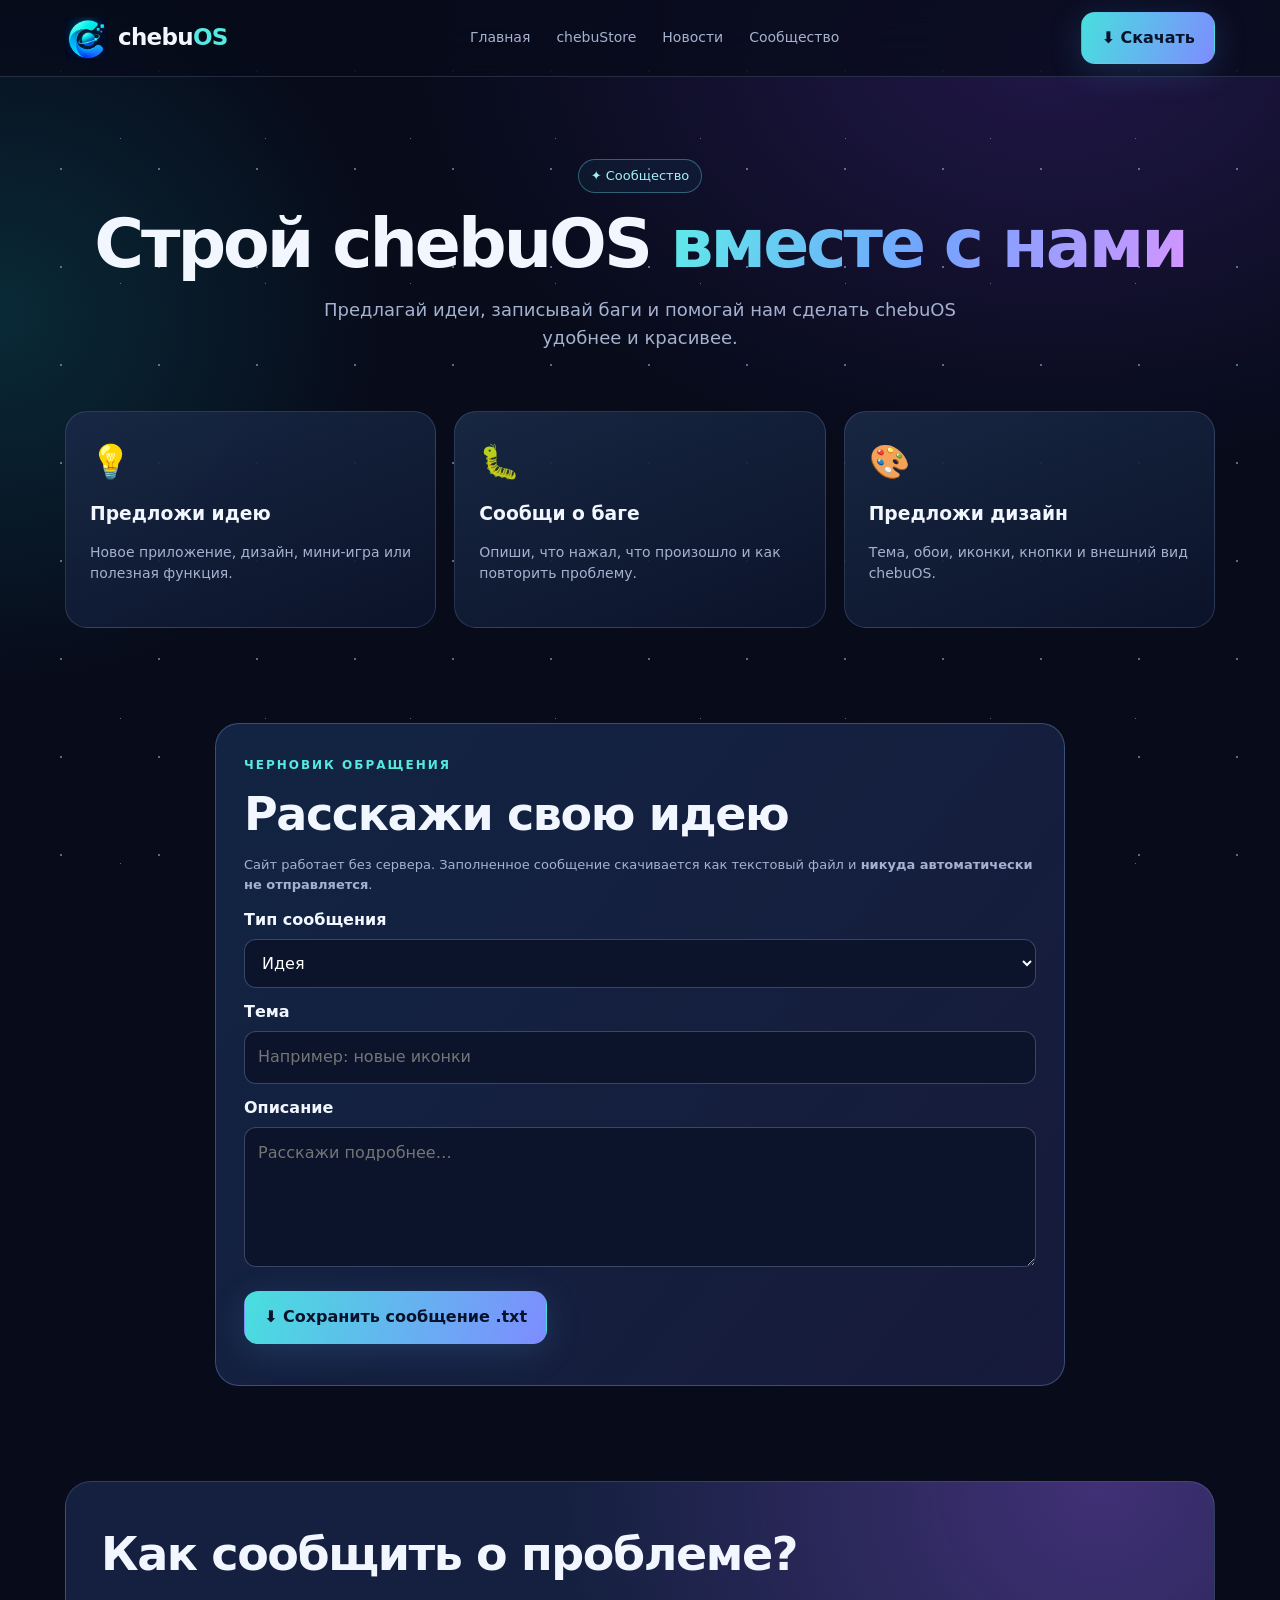
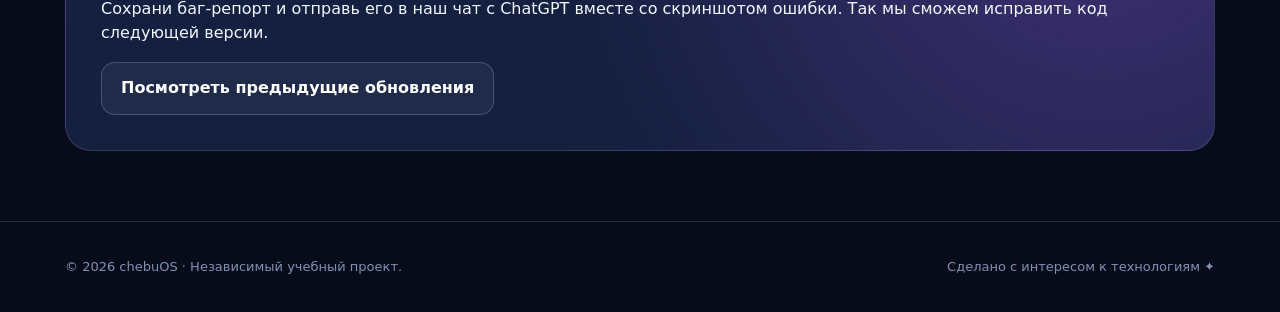
<file: community.html>
<!doctype html><html lang="ru"><head><meta charset="UTF-8"><meta name="viewport" content="width=device-width, initial-scale=1"><meta name="theme-color" content="#080e22"><meta name="description" content="Идеи, баг-репорты и дизайн для проекта chebuOS."><title>Сообщество · chebuOS</title><link rel="icon" href="assets/chebu-logo.png" type="image/png"><link rel="stylesheet" href="assets/style.css"><script src="assets/site.js" defer></script></head><body><div class="backdrop"></div><div class="stars"></div><div class="navwrap"><nav class="container" aria-label="Основное меню"><a class="brand" href="index.html"><img src="assets/chebu-logo.png" alt="Логотип chebuOS"><span>chebu<b>OS</b></span></a><div class="links" id="nav-links"><a href="index.html">Главная</a><a href="store.html">chebuStore</a><a href="news.html">Новости</a><a href="community.html">Сообщество</a></div><a href="index.html#download" class="nav-dl">⬇ Скачать</a><button class="menu-btn" id="menu-button" aria-expanded="false" aria-label="Открыть меню">☰</button></nav></div><main><header class="container page-head"><span class="eyebrow">✦ Сообщество</span><h1>Строй chebuOS <span class="gradient">вместе с нами</span></h1><p>Предлагай идеи, записывай баги и помогай нам сделать chebuOS удобнее и красивее.</p></header><section class="container" style="padding-top:25px"><div class="community-grid"><article class="community-card reveal"><span class="symbol">💡</span><h3>Предложи идею</h3><p>Новое приложение, дизайн, мини-игра или полезная функция.</p></article><article class="community-card reveal"><span class="symbol">🐛</span><h3>Сообщи о баге</h3><p>Опиши, что нажал, что произошло и как повторить проблему.</p></article><article class="community-card reveal"><span class="symbol">🎨</span><h3>Предложи дизайн</h3><p>Тема, обои, иконки, кнопки и внешний вид chebuOS.</p></article></div></section><section class="container narrow" style="padding-top:25px"><div class="feedback reveal"><span class="section-tag">Черновик обращения</span><h2>Расскажи свою идею</h2><p class="form-note">Сайт работает без сервера. Заполненное сообщение скачивается как текстовый файл и <strong>никуда автоматически не отправляется</strong>.</p><form id="feedback-form"><label for="feedback-kind">Тип сообщения</label><select id="feedback-kind" required><option>Идея</option><option>Ошибка</option><option>Дизайн</option><option>Другое</option></select><label for="feedback-title">Тема</label><input id="feedback-title" maxlength="120" required placeholder="Например: новые иконки"><label for="feedback-text">Описание</label><textarea id="feedback-text" maxlength="5000" required placeholder="Расскажи подробнее…"></textarea><button type="submit" class="btn primary">⬇ Сохранить сообщение .txt</button><p id="feedback-status" class="form-note" role="status" aria-live="polite"></p></form></div></section><section class="container" style="padding-top:25px"><div class="news-banner reveal"><h2>Как сообщить о проблеме?</h2><p>Сохрани баг-репорт и отправь его в наш чат с ChatGPT вместе со скриншотом ошибки. Так мы сможем исправить код следующей версии.</p><a class="btn secondary" href="news.html">Посмотреть предыдущие обновления</a></div></section><script src="assets/community.js" defer></script></main><footer><div class="container footer-in"><span>© <span id="year">2026</span> chebuOS · Независимый учебный проект.</span><span>Сделано с интересом к технологиям ✦</span></div></footer></body></html>
</file>
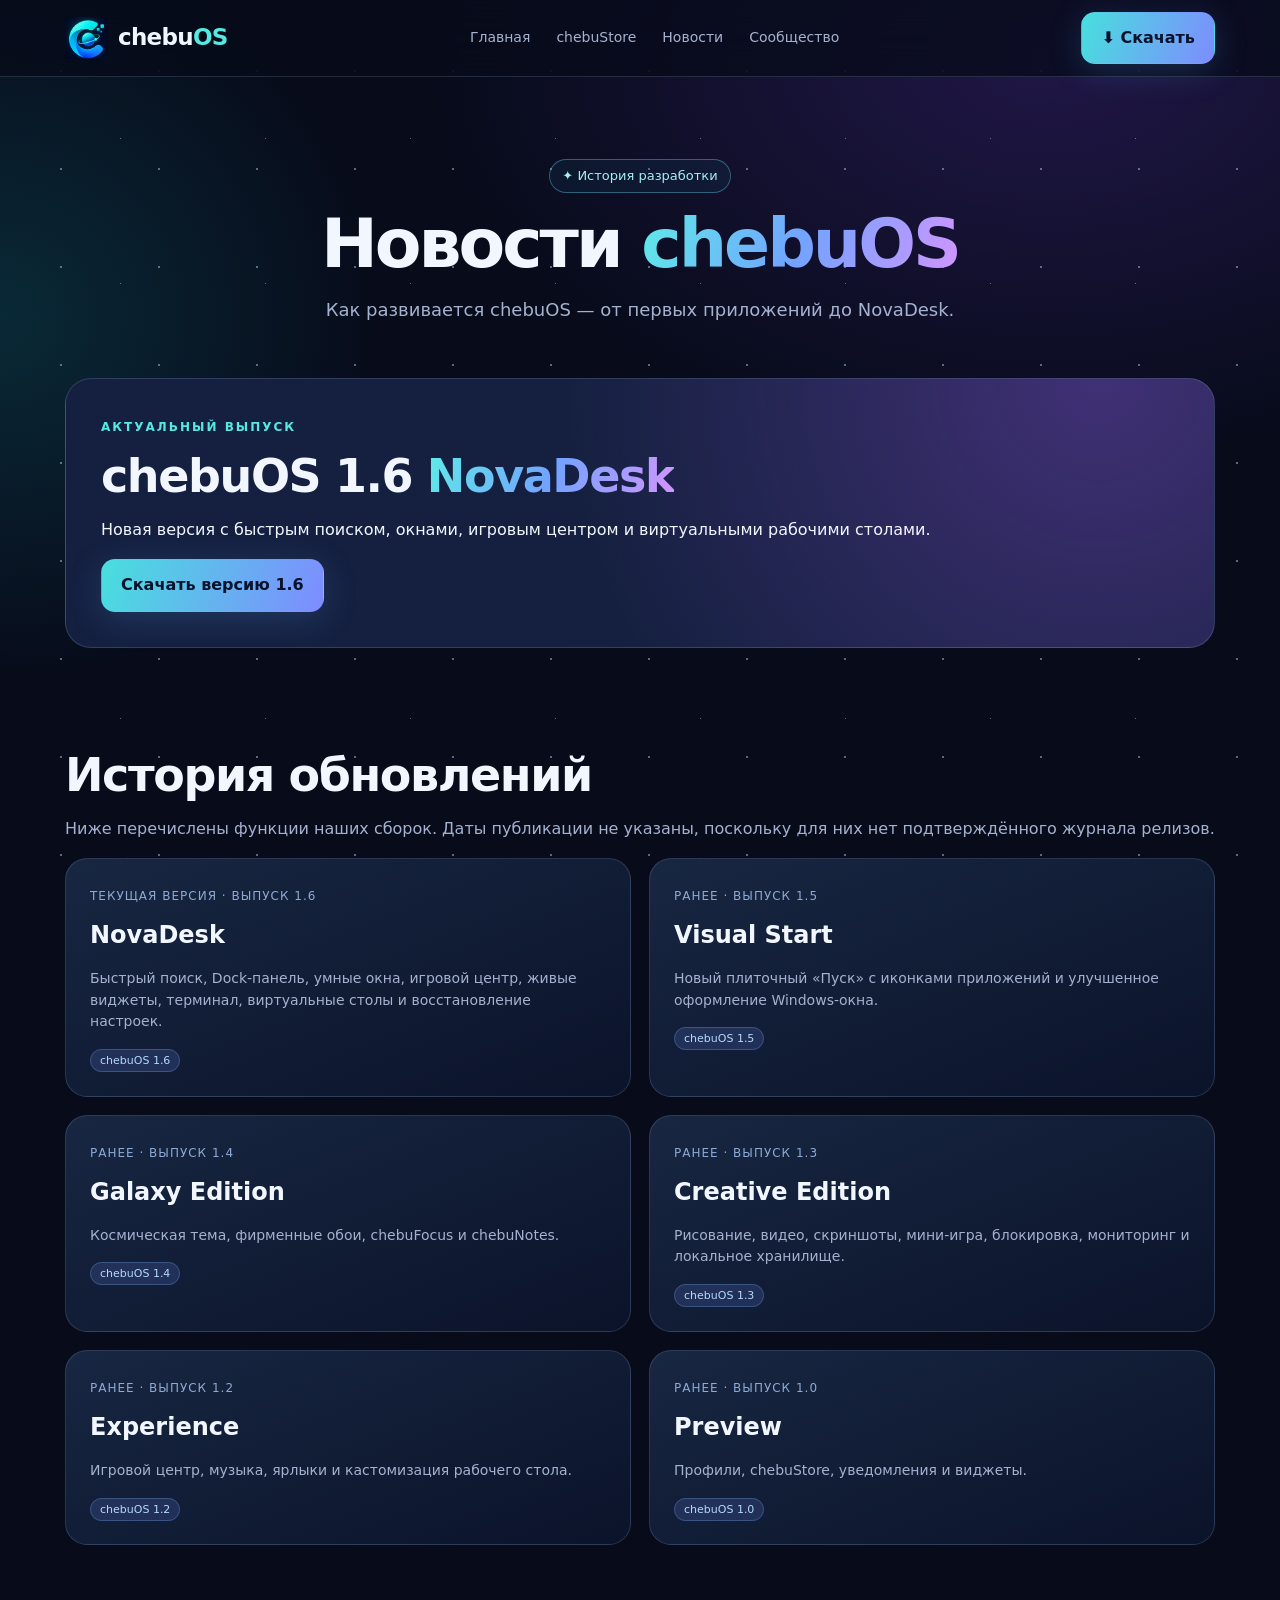
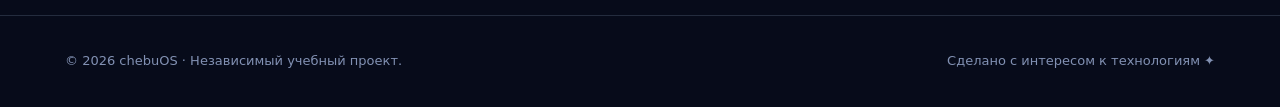
<file: news.html>
<!doctype html><html lang="ru"><head><meta charset="UTF-8"><meta name="viewport" content="width=device-width, initial-scale=1"><meta name="theme-color" content="#080e22"><meta name="description" content="История обновлений и новые возможности chebuOS."><title>Новости · chebuOS</title><link rel="icon" href="assets/chebu-logo.png" type="image/png"><link rel="stylesheet" href="assets/style.css"><script src="assets/site.js" defer></script></head><body><div class="backdrop"></div><div class="stars"></div><div class="navwrap"><nav class="container" aria-label="Основное меню"><a class="brand" href="index.html"><img src="assets/chebu-logo.png" alt="Логотип chebuOS"><span>chebu<b>OS</b></span></a><div class="links" id="nav-links"><a href="index.html">Главная</a><a href="store.html">chebuStore</a><a href="news.html">Новости</a><a href="community.html">Сообщество</a></div><a href="index.html#download" class="nav-dl">⬇ Скачать</a><button class="menu-btn" id="menu-button" aria-expanded="false" aria-label="Открыть меню">☰</button></nav></div><main><header class="container page-head"><span class="eyebrow">✦ История разработки</span><h1>Новости <span class="gradient">chebuOS</span></h1><p>Как развивается chebuOS — от первых приложений до NovaDesk.</p></header><section class="container" style="padding-top:20px"><div class="news-banner reveal"><span class="section-tag">Актуальный выпуск</span><h2>chebuOS 1.6 <span class="gradient">NovaDesk</span></h2><p>Новая версия с быстрым поиском, окнами, игровым центром и виртуальными рабочими столами.</p><a class="btn primary" href="index.html#download">Скачать версию 1.6</a></div></section><section class="container" style="padding-top:20px"><h2>История обновлений</h2><p style="color:var(--muted)">Ниже перечислены функции наших сборок. Даты публикации не указаны, поскольку для них нет подтверждённого журнала релизов.</p><div class="news-grid"><article class="news-card reveal"><span class="meta">Текущая версия · Выпуск 1.6</span><h3>NovaDesk</h3><p>Быстрый поиск, Dock-панель, умные окна, игровой центр, живые виджеты, терминал, виртуальные столы и восстановление настроек.</p><span class="tag">chebuOS 1.6</span></article><article class="news-card reveal"><span class="meta">Ранее · Выпуск 1.5</span><h3>Visual Start</h3><p>Новый плиточный «Пуск» с иконками приложений и улучшенное оформление Windows-окна.</p><span class="tag">chebuOS 1.5</span></article><article class="news-card reveal"><span class="meta">Ранее · Выпуск 1.4</span><h3>Galaxy Edition</h3><p>Космическая тема, фирменные обои, chebuFocus и chebuNotes.</p><span class="tag">chebuOS 1.4</span></article><article class="news-card reveal"><span class="meta">Ранее · Выпуск 1.3</span><h3>Creative Edition</h3><p>Рисование, видео, скриншоты, мини-игра, блокировка, мониторинг и локальное хранилище.</p><span class="tag">chebuOS 1.3</span></article><article class="news-card reveal"><span class="meta">Ранее · Выпуск 1.2</span><h3>Experience</h3><p>Игровой центр, музыка, ярлыки и кастомизация рабочего стола.</p><span class="tag">chebuOS 1.2</span></article><article class="news-card reveal"><span class="meta">Ранее · Выпуск 1.0</span><h3>Preview</h3><p>Профили, chebuStore, уведомления и виджеты.</p><span class="tag">chebuOS 1.0</span></article></div></section></main><footer><div class="container footer-in"><span>© <span id="year">2026</span> chebuOS · Независимый учебный проект.</span><span>Сделано с интересом к технологиям ✦</span></div></footer></body></html>
</file>
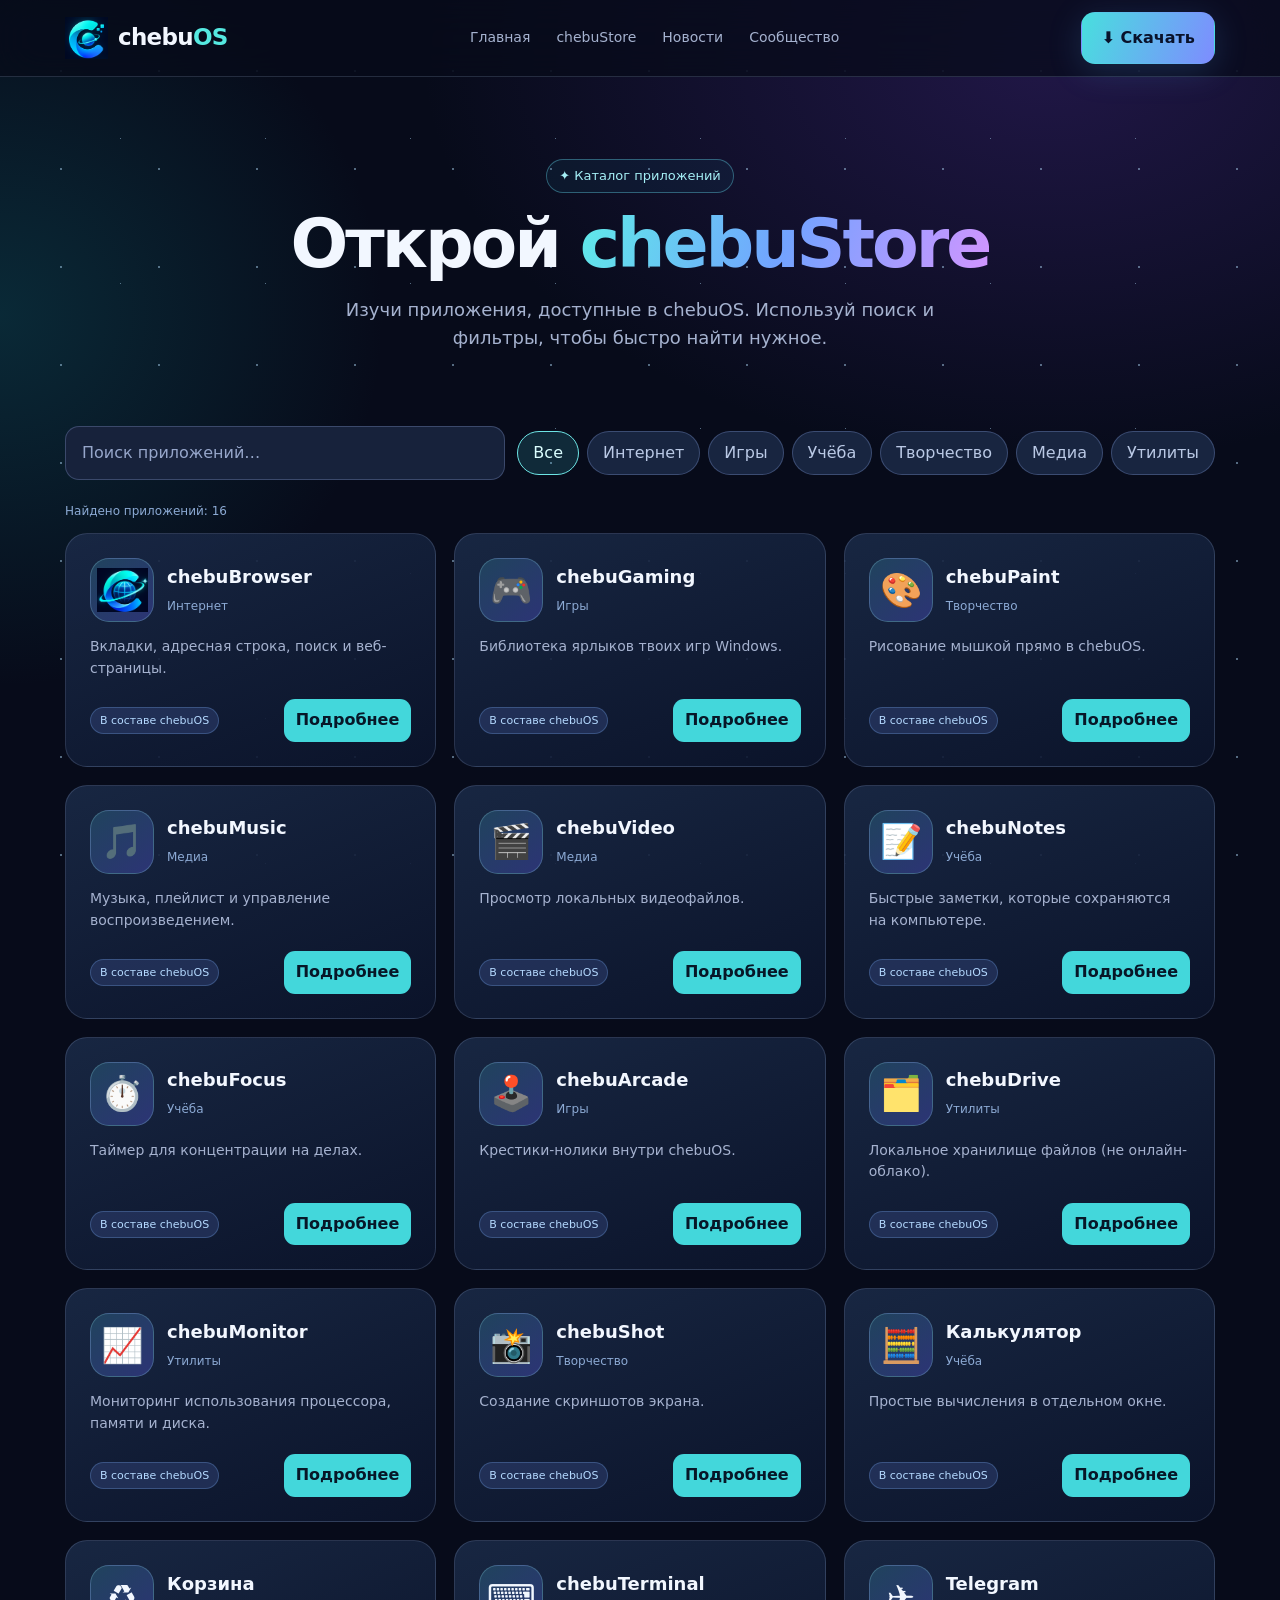
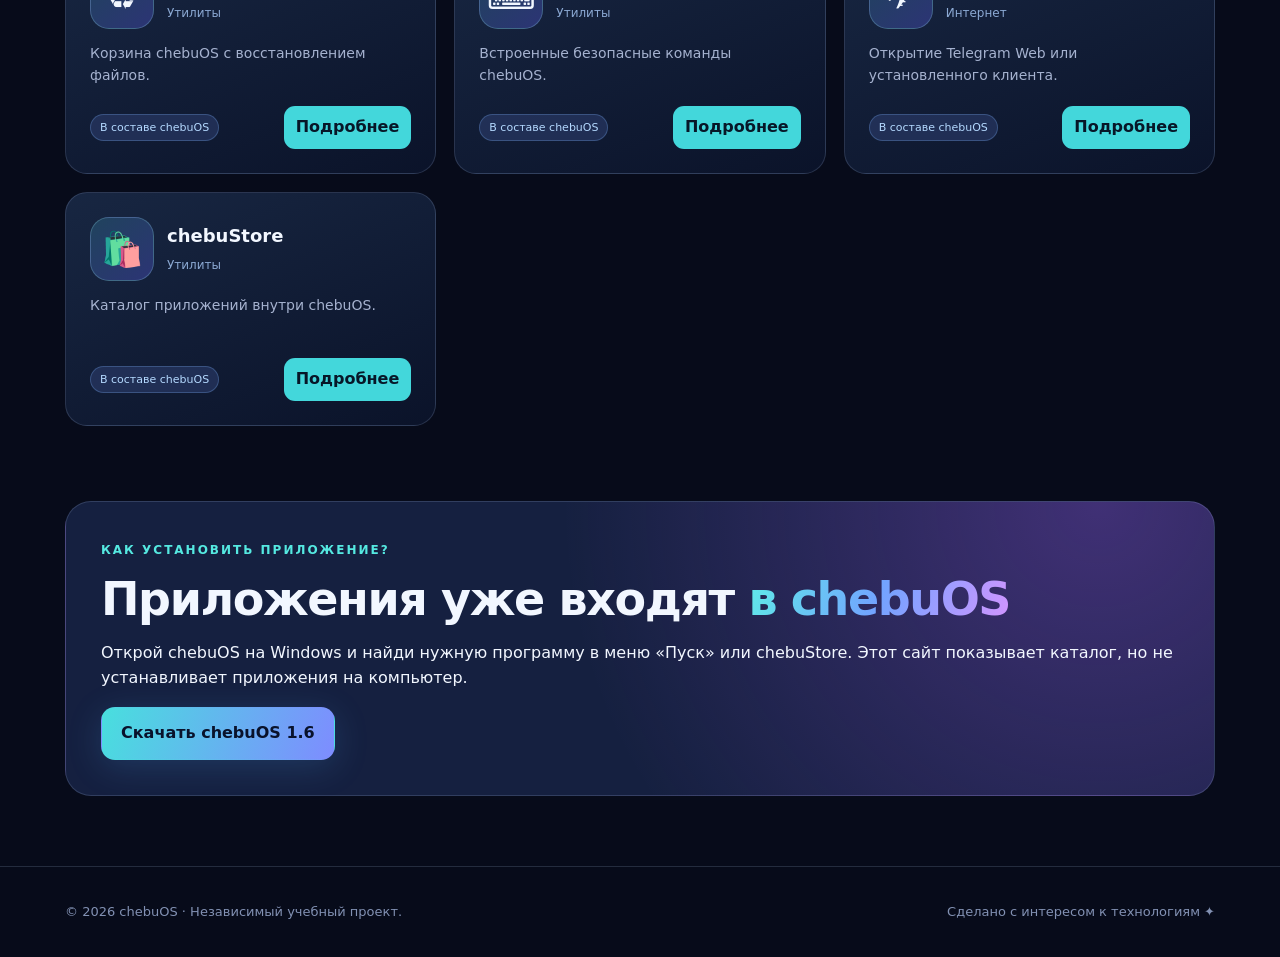
<file: store.html>
<!doctype html><html lang="ru"><head><meta charset="UTF-8"><meta name="viewport" content="width=device-width, initial-scale=1"><meta name="theme-color" content="#080e22"><meta name="description" content="Каталог приложений chebuOS: браузер, игры, творчество и утилиты."><title>chebuStore · chebuOS</title><link rel="icon" href="assets/chebu-logo.png" type="image/png"><link rel="stylesheet" href="assets/style.css"><script src="assets/site.js" defer></script></head><body><div class="backdrop"></div><div class="stars"></div><div class="navwrap"><nav class="container" aria-label="Основное меню"><a class="brand" href="index.html"><img src="assets/chebu-logo.png" alt="Логотип chebuOS"><span>chebu<b>OS</b></span></a><div class="links" id="nav-links"><a href="index.html">Главная</a><a href="store.html">chebuStore</a><a href="news.html">Новости</a><a href="community.html">Сообщество</a></div><a href="index.html#download" class="nav-dl">⬇ Скачать</a><button class="menu-btn" id="menu-button" aria-expanded="false" aria-label="Открыть меню">☰</button></nav></div><main><header class="container page-head"><span class="eyebrow">✦ Каталог приложений</span><h1>Открой <span class="gradient">chebuStore</span></h1><p>Изучи приложения, доступные в chebuOS. Используй поиск и фильтры, чтобы быстро найти нужное.</p></header><section class="container" style="padding-top:10px"><div class="toolbar"><input class="search-box" type="search" id="app-search" placeholder="Поиск приложений…" aria-label="Поиск приложений"><div class="filters" id="filters" role="group" aria-label="Категории приложений"><button class="chip" aria-pressed="true" data-filter="Все">Все</button><button class="chip" aria-pressed="false" data-filter="Интернет">Интернет</button><button class="chip" aria-pressed="false" data-filter="Игры">Игры</button><button class="chip" aria-pressed="false" data-filter="Учёба">Учёба</button><button class="chip" aria-pressed="false" data-filter="Творчество">Творчество</button><button class="chip" aria-pressed="false" data-filter="Медиа">Медиа</button><button class="chip" aria-pressed="false" data-filter="Утилиты">Утилиты</button></div></div><p class="meta" id="result-count" role="status"></p><div class="store-grid" id="app-grid"><article class="app-card reveal" data-name="chebubrowser" data-category="Интернет"><div class="app-top"><div class="app-icon"><img src="assets/browser.png" alt=""></div><div><h3>chebuBrowser</h3><small>Интернет</small></div></div><p>Вкладки, адресная строка, поиск и веб-страницы.</p><div class="app-bottom"><span class="tag">В составе chebuOS</span><button class="mini-btn" type="button" data-app="chebuBrowser">Подробнее</button></div></article><article class="app-card reveal" data-name="chebugaming" data-category="Игры"><div class="app-top"><div class="app-icon">🎮</div><div><h3>chebuGaming</h3><small>Игры</small></div></div><p>Библиотека ярлыков твоих игр Windows.</p><div class="app-bottom"><span class="tag">В составе chebuOS</span><button class="mini-btn" type="button" data-app="chebuGaming">Подробнее</button></div></article><article class="app-card reveal" data-name="chebupaint" data-category="Творчество"><div class="app-top"><div class="app-icon">🎨</div><div><h3>chebuPaint</h3><small>Творчество</small></div></div><p>Рисование мышкой прямо в chebuOS.</p><div class="app-bottom"><span class="tag">В составе chebuOS</span><button class="mini-btn" type="button" data-app="chebuPaint">Подробнее</button></div></article><article class="app-card reveal" data-name="chebumusic" data-category="Медиа"><div class="app-top"><div class="app-icon">🎵</div><div><h3>chebuMusic</h3><small>Медиа</small></div></div><p>Музыка, плейлист и управление воспроизведением.</p><div class="app-bottom"><span class="tag">В составе chebuOS</span><button class="mini-btn" type="button" data-app="chebuMusic">Подробнее</button></div></article><article class="app-card reveal" data-name="chebuvideo" data-category="Медиа"><div class="app-top"><div class="app-icon">🎬</div><div><h3>chebuVideo</h3><small>Медиа</small></div></div><p>Просмотр локальных видеофайлов.</p><div class="app-bottom"><span class="tag">В составе chebuOS</span><button class="mini-btn" type="button" data-app="chebuVideo">Подробнее</button></div></article><article class="app-card reveal" data-name="chebunotes" data-category="Учёба"><div class="app-top"><div class="app-icon">📝</div><div><h3>chebuNotes</h3><small>Учёба</small></div></div><p>Быстрые заметки, которые сохраняются на компьютере.</p><div class="app-bottom"><span class="tag">В составе chebuOS</span><button class="mini-btn" type="button" data-app="chebuNotes">Подробнее</button></div></article><article class="app-card reveal" data-name="chebufocus" data-category="Учёба"><div class="app-top"><div class="app-icon">⏱️</div><div><h3>chebuFocus</h3><small>Учёба</small></div></div><p>Таймер для концентрации на делах.</p><div class="app-bottom"><span class="tag">В составе chebuOS</span><button class="mini-btn" type="button" data-app="chebuFocus">Подробнее</button></div></article><article class="app-card reveal" data-name="chebuarcade" data-category="Игры"><div class="app-top"><div class="app-icon">🕹️</div><div><h3>chebuArcade</h3><small>Игры</small></div></div><p>Крестики-нолики внутри chebuOS.</p><div class="app-bottom"><span class="tag">В составе chebuOS</span><button class="mini-btn" type="button" data-app="chebuArcade">Подробнее</button></div></article><article class="app-card reveal" data-name="chebudrive" data-category="Утилиты"><div class="app-top"><div class="app-icon">🗂️</div><div><h3>chebuDrive</h3><small>Утилиты</small></div></div><p>Локальное хранилище файлов (не онлайн-облако).</p><div class="app-bottom"><span class="tag">В составе chebuOS</span><button class="mini-btn" type="button" data-app="chebuDrive">Подробнее</button></div></article><article class="app-card reveal" data-name="chebumonitor" data-category="Утилиты"><div class="app-top"><div class="app-icon">📈</div><div><h3>chebuMonitor</h3><small>Утилиты</small></div></div><p>Мониторинг использования процессора, памяти и диска.</p><div class="app-bottom"><span class="tag">В составе chebuOS</span><button class="mini-btn" type="button" data-app="chebuMonitor">Подробнее</button></div></article><article class="app-card reveal" data-name="chebushot" data-category="Творчество"><div class="app-top"><div class="app-icon">📸</div><div><h3>chebuShot</h3><small>Творчество</small></div></div><p>Создание скриншотов экрана.</p><div class="app-bottom"><span class="tag">В составе chebuOS</span><button class="mini-btn" type="button" data-app="chebuShot">Подробнее</button></div></article><article class="app-card reveal" data-name="калькулятор" data-category="Учёба"><div class="app-top"><div class="app-icon">🧮</div><div><h3>Калькулятор</h3><small>Учёба</small></div></div><p>Простые вычисления в отдельном окне.</p><div class="app-bottom"><span class="tag">В составе chebuOS</span><button class="mini-btn" type="button" data-app="Калькулятор">Подробнее</button></div></article><article class="app-card reveal" data-name="корзина" data-category="Утилиты"><div class="app-top"><div class="app-icon">♻️</div><div><h3>Корзина</h3><small>Утилиты</small></div></div><p>Корзина chebuOS с восстановлением файлов.</p><div class="app-bottom"><span class="tag">В составе chebuOS</span><button class="mini-btn" type="button" data-app="Корзина">Подробнее</button></div></article><article class="app-card reveal" data-name="chebuterminal" data-category="Утилиты"><div class="app-top"><div class="app-icon">⌨️</div><div><h3>chebuTerminal</h3><small>Утилиты</small></div></div><p>Встроенные безопасные команды chebuOS.</p><div class="app-bottom"><span class="tag">В составе chebuOS</span><button class="mini-btn" type="button" data-app="chebuTerminal">Подробнее</button></div></article><article class="app-card reveal" data-name="telegram" data-category="Интернет"><div class="app-top"><div class="app-icon">✈️</div><div><h3>Telegram</h3><small>Интернет</small></div></div><p>Открытие Telegram Web или установленного клиента.</p><div class="app-bottom"><span class="tag">В составе chebuOS</span><button class="mini-btn" type="button" data-app="Telegram">Подробнее</button></div></article><article class="app-card reveal" data-name="chebustore" data-category="Утилиты"><div class="app-top"><div class="app-icon">🛍️</div><div><h3>chebuStore</h3><small>Утилиты</small></div></div><p>Каталог приложений внутри chebuOS.</p><div class="app-bottom"><span class="tag">В составе chebuOS</span><button class="mini-btn" type="button" data-app="chebuStore">Подробнее</button></div></article></div><p class="empty" id="empty" hidden>Ничего не найдено. Попробуй другое название или категорию.</p></section><section class="container" style="padding-top:5px"><div class="news-banner reveal"><span class="section-tag">Как установить приложение?</span><h2>Приложения уже входят <span class="gradient">в chebuOS</span></h2><p>Открой chebuOS на Windows и найди нужную программу в меню «Пуск» или chebuStore. Этот сайт показывает каталог, но не устанавливает приложения на компьютер.</p><a class="btn primary" href="index.html#download">Скачать chebuOS 1.6</a></div></section><div class="modal" id="app-modal" hidden><div class="modal-content" role="dialog" aria-modal="true" aria-labelledby="modal-title"><button class="close-modal" id="modal-close" aria-label="Закрыть окно">×</button><span class="section-tag">Приложение chebuOS</span><h2 id="modal-title"></h2><p id="modal-desc"></p><p>Приложение доступно в составе chebuOS 1.6. Запусти систему на Windows и открой его через «Пуск».</p><a class="btn primary" href="index.html#download">Скачать chebuOS</a></div></div><script src="assets/store.js" defer></script></main><footer><div class="container footer-in"><span>© <span id="year">2026</span> chebuOS · Независимый учебный проект.</span><span>Сделано с интересом к технологиям ✦</span></div></footer></body></html>
</file>
<file: assets/style.css>
:root{--bg:#070b1a;--panel:#10192f;--stroke:rgba(191,214,255,.16);--text:#f2f7ff;--muted:#a5b2cf;--cyan:#55e9e1;--blue:#6289ff;--purple:#bc77ff}
    *{box-sizing:border-box}html{scroll-behavior:smooth}body{margin:0;background:var(--bg);color:var(--text);font:16px/1.55 system-ui,-apple-system,'Segoe UI',sans-serif;overflow-x:hidden}
    a{color:inherit;text-decoration:none}button{font:inherit;cursor:pointer}img{max-width:100%}
    .backdrop{position:fixed;inset:0;z-index:-2;pointer-events:none;background:radial-gradient(ellipse 70% 65% at 82% 6%,#37216e88,transparent 70%),radial-gradient(ellipse 40% 55% at 0% 35%,#0f667055,transparent 75%),#070b1a}
    .stars{position:fixed;inset:0;z-index:-1;pointer-events:none;opacity:.45;background-image:radial-gradient(#b7dfff 1px,transparent 1px),radial-gradient(#b7dfff .8px,transparent .8px);background-size:98px 98px,145px 145px;background-position:12px 22px,48px 66px}
    .container{width:min(1150px,calc(100% - 40px));margin-inline:auto}
    .navwrap{position:sticky;top:0;z-index:30;background:rgba(7,11,26,.75);backdrop-filter:blur(20px);border-bottom:1px solid var(--stroke)}
    nav{min-height:76px;display:flex;align-items:center;gap:28px;justify-content:space-between}.brand{display:inline-flex;align-items:center;gap:10px;font-size:23px;font-weight:800;letter-spacing:-.7px}.brand img{width:43px;height:43px;object-fit:contain}.brand b{color:var(--cyan)}
    .links{display:flex;gap:26px;color:var(--muted);font-size:14px}.links a:hover{color:white}.nav-dl,.btn{display:inline-flex;justify-content:center;align-items:center;gap:9px;border-radius:14px;border:1px solid transparent;padding:13px 19px;font-weight:750}.nav-dl,.btn.primary{background:linear-gradient(110deg,#48dfde,#7e8cff);color:#09122b;box-shadow:0 7px 34px #53aaf52f}.btn.secondary{border-color:#8093cb60;background:#ffffff0c;color:white}.btn:hover,.nav-dl:hover{transform:translateY(-2px);transition:transform .2s}
    .menu-btn{display:none;background:none;border:0;color:white;font-size:25px}.hero{padding:95px 0 60px;display:grid;grid-template-columns:1fr 1fr;align-items:center;gap:40px}.eyebrow{display:inline-flex;align-items:center;gap:8px;border:1px solid #65d9eb60;padding:6px 12px;border-radius:100px;color:#a5eff6;font-size:13px;background:#1a577126}.dot{width:7px;height:7px;border-radius:50%;background:var(--cyan);box-shadow:0 0 15px var(--cyan)}
    h1{font-size:clamp(45px,6vw,84px);line-height:1.04;letter-spacing:-3px;margin:25px 0}h1 span,.gradient{background:linear-gradient(110deg,#5fece8,#72a3ff,#d395ff);background-clip:text;-webkit-background-clip:text;color:transparent}.hero p{color:var(--muted);font-size:18px;max-width:520px}.actions{display:flex;flex-wrap:wrap;gap:12px;margin:28px 0}.subtle{font-size:13px!important;color:#8090b4!important}.hero-art{position:relative;display:flex;align-items:center;justify-content:center;min-height:390px}.hero-art:before{content:"";position:absolute;width:85%;aspect-ratio:1;border-radius:50%;background:#7b64e4;filter:blur(100px);opacity:.2}.hero-art img{width:min(490px,100%);filter:drop-shadow(0 40px 45px #050818);animation:float 7s ease-in-out infinite;border-radius:36px}
    @keyframes float{50%{transform:translateY(-14px)}}section{padding:70px 0}.section-tag{text-transform:uppercase;color:var(--cyan);letter-spacing:2px;font-weight:800;font-size:12px}.section-head{max-width:650px;margin:0 auto 34px;text-align:center}h2{font-size:clamp(32px,4vw,46px);letter-spacing:-1.4px;margin:12px 0 15px;line-height:1.12}.section-head p{color:var(--muted)}
    .features{display:grid;grid-template-columns:repeat(4,minmax(0,1fr));gap:15px}.feature{background:linear-gradient(160deg,#16203bdb,#0b1328dc);border:1px solid var(--stroke);padding:25px 20px;border-radius:23px;min-height:218px;transition:transform .2s,border-color .2s}.feature:hover{transform:translateY(-5px);border-color:#54cfdc75}.feature .symbol{font-size:30px;display:block;margin-bottom:16px}.feature h3{font-size:17px;margin:0 0 7px}.feature p{font-size:14px;color:var(--muted);margin:0}
    .desktop{margin-top:55px;padding:12px;border:1px solid #7f8fe24b;border-radius:25px;background:linear-gradient(130deg,#273054,#0c1126);box-shadow:0 30px 90px #02040da6}.desktop-screen{border-radius:15px;min-height:420px;position:relative;overflow:hidden;background:#22184b url('assets/galaxy.png') center/cover}.desktop-screen:before{content:"";position:absolute;inset:0;background:linear-gradient(90deg,#0d1029b9,transparent 65%)}.desktop-head,.taskbar{position:relative;display:flex;align-items:center;justify-content:space-between;padding:13px 17px;background:#0e172caa;backdrop-filter:blur(10px)}.desktop-head{font-size:14px}.desktop-head .mini-brand{display:flex;align-items:center;gap:9px;font-weight:800}.desktop-head img{width:25px}.desktop-icons{position:relative;display:grid;grid-template-columns:repeat(2,90px);gap:13px;padding:26px 20px;color:white;text-align:center;font-size:12px}.desktop-icon{display:flex;align-items:center;flex-direction:column;gap:5px}.desktop-icon img{width:44px;height:44px;object-fit:contain}.desktop-icon .emoji{font-size:36px;line-height:44px}.taskbar{position:absolute;bottom:0;left:0;right:0;gap:15px;justify-content:flex-start}.taskbar .pill{padding:7px 13px;background:#66e5dd22;border:1px solid #67dfd65e;border-radius:9px;font-size:13px}.taskbar .time{margin-left:auto;font-size:12px}
    .download-section{padding:90px 0}.download-card{border:1px solid #83b8ff64;border-radius:30px;padding:45px;background:radial-gradient(ellipse at 90% 0,#4343935c,transparent 60%),linear-gradient(140deg,#111d37,#0e1327);display:grid;grid-template-columns:1fr auto;align-items:center;gap:30px}.download-card h2{margin:0 0 9px}.download-card p{color:var(--muted);max-width:600px}.specs{display:flex;flex-wrap:wrap;gap:10px;margin-top:24px}.specs span{border:1px solid #b4c8ff38;padding:5px 10px;border-radius:12px;font-size:13px;color:#b6c7de}
    .timeline{display:grid;grid-template-columns:repeat(4,1fr);gap:12px}.version{border-left:3px solid #63d6f3;background:#ffffff0a;padding:15px 20px;border-radius:0 15px 15px 0}.version strong{display:block;font-size:20px}.version small{color:var(--muted)}
    details{padding:18px 20px;border:1px solid var(--stroke);background:#121b31a0;border-radius:15px;margin:9px 0}summary{cursor:pointer;font-weight:700}details p{color:var(--muted);margin-bottom:0}footer{padding:35px 0;border-top:1px solid var(--stroke);color:#8291b3;font-size:13px}.footer-in{display:flex;justify-content:space-between;flex-wrap:wrap;gap:12px}
    @media(max-width:900px){.features{grid-template-columns:repeat(2,1fr)}.hero{grid-template-columns:1fr;padding-top:55px;text-align:center}.hero p{margin-inline:auto}.actions{justify-content:center}.hero-art{min-height:280px}.hero-art img{max-width:390px}.download-card{grid-template-columns:1fr}.timeline{grid-template-columns:repeat(2,1fr)}}
    @media(max-width:620px){.container{width:min(100% - 24px,1150px)}.links{display:none;position:absolute;top:75px;left:12px;right:12px;padding:22px;border:1px solid var(--stroke);background:#121d36;border-radius:16px;flex-direction:column}.links.open{display:flex}.menu-btn{display:block}.nav-dl{padding:9px 12px;font-size:12px}nav{gap:8px}.brand{font-size:19px}.brand img{width:35px;height:35px}h1{letter-spacing:-2px}.hero-art{min-height:240px}.features{grid-template-columns:1fr}.download-card{padding:25px}.timeline{grid-template-columns:1fr}.desktop-screen{min-height:340px}.desktop-icons{grid-template-columns:repeat(2,75px);gap:10px;padding:20px 12px}}
    @media(prefers-reduced-motion:reduce){*{animation:none!important;scroll-behavior:auto!important;transition:none!important}}
  
/* chebuOS Website 2.0 */
:root{--card:#121e38;--focus:#6fe7e9}
:focus-visible{outline:3px solid var(--focus);outline-offset:3px}
.navwrap{isolation:isolate}.links .active{color:var(--cyan)}
.page-head{padding:82px 0 34px;text-align:center}.page-head h1{font-size:clamp(40px,6vw,68px);margin:16px 0}.page-head p{max-width:670px;margin:0 auto;color:var(--muted);font-size:18px}
.narrow{max-width:850px;margin-inline:auto}.toolbar{display:flex;gap:12px;flex-wrap:wrap;align-items:center;margin:30px 0 22px}.search-box{flex:1;min-width:215px;border:1px solid #9eb5ef44;border-radius:14px;padding:14px 16px;background:#17223b;color:white;font:inherit}.search-box::placeholder{color:#96a6ca}
.filters{display:flex;gap:8px;flex-wrap:wrap}.chip{border-radius:100px;border:1px solid #8da6e34d;color:#bac9e5;background:#182540;padding:9px 15px;cursor:pointer}.chip[aria-pressed=true]{background:#49cbdc29;border-color:#6de5e5;color:#dcffff}
.store-grid{display:grid;grid-template-columns:repeat(3,minmax(0,1fr));gap:18px}.app-card,.news-card,.community-card{background:linear-gradient(158deg,#1a2946e8,#0c142ce5);border:1px solid var(--stroke);border-radius:22px;padding:24px;transition:border-color .24s,transform .24s}.app-card:hover,.news-card:hover,.community-card:hover{transform:translateY(-4px);border-color:#6de5e578}
.app-top{display:flex;align-items:center;gap:13px}.app-icon{width:64px;height:64px;flex-shrink:0;border-radius:19px;background:linear-gradient(140deg,#20435d,#2c3475);display:grid;place-items:center;font-size:34px;border:1px solid #8ed7e646}.app-icon img{width:51px;height:51px;object-fit:contain}.app-top h3{font-size:18px;margin:0 0 2px}.app-top small,.meta{color:#8caad4;font-size:12px}.app-card p,.news-card p,.community-card p{color:var(--muted);font-size:14px;min-height:47px}.app-bottom{display:flex;align-items:center;justify-content:space-between;gap:8px;margin-top:16px}.tag{background:#30437586;border:1px solid #6c9cdc55;border-radius:100px;color:#b4d9ff;font-size:11px;padding:4px 9px}.mini-btn{background:#43d7db;color:#071728;border:0;border-radius:11px;padding:9px 12px;font-weight:800}.mini-btn:hover{filter:brightness(1.08)}.empty{padding:30px;color:var(--muted);border:1px dashed #7b91b75c;border-radius:15px}
.news-grid{display:grid;grid-template-columns:repeat(2,minmax(0,1fr));gap:18px}.news-card h3{font-size:24px;margin:9px 0}.news-card p{min-height:0}.news-card .meta{letter-spacing:1px;text-transform:uppercase}
.community-grid{display:grid;grid-template-columns:repeat(3,minmax(0,1fr));gap:18px}.community-card .symbol{font-size:33px}.community-card h3{margin:12px 0 7px}.feedback{padding:28px;border:1px solid #85a9e358;background:linear-gradient(130deg,#122443,#171a3a);border-radius:24px}.feedback label{display:block;margin:12px 0 6px;font-weight:700}.feedback input,.feedback select,.feedback textarea{width:100%;border:1px solid #849ac65f;background:#0c142b;border-radius:12px;padding:13px;color:white;font:inherit}.feedback textarea{min-height:140px;resize:vertical}.feedback .btn{margin-top:17px}.form-note{font-size:13px;color:var(--muted)}
.modal{position:fixed;inset:0;z-index:80;background:#030712bb;display:grid;place-items:center;padding:20px}.modal[hidden]{display:none}.modal-content{position:relative;width:min(530px,100%);background:#13213c;border:1px solid #91aaf06c;border-radius:23px;padding:30px;box-shadow:0 24px 120px #000a}.close-modal{position:absolute;right:18px;top:13px;background:none;border:0;color:white;font-size:27px}.modal-content h2{font-size:28px}.modal-content p{color:var(--muted)}
.reveal{opacity:0;transform:translateY(20px);transition:opacity .65s ease,transform .65s ease}.reveal.is-visible{opacity:1;transform:translateY(0)}
.orbit-ring{position:absolute;border:1px solid #7cc8fa40;border-radius:50%;pointer-events:none;width:92%;aspect-ratio:1;animation:spin 32s linear infinite}.orbit-ring::after{content:'✦';color:#8ffcf0;position:absolute;top:0;left:50%;font-size:22px}.hero-art{isolation:isolate}@keyframes spin{to{transform:rotate(360deg)}}
.news-banner{border-radius:26px;padding:35px;background:radial-gradient(circle at 90% 0,#aa58f84a,transparent 50%),#152040;border:1px solid var(--stroke)}
@media(max-width:900px){.store-grid{grid-template-columns:repeat(2,1fr)}.community-grid{grid-template-columns:repeat(2,1fr)}}
@media(max-width:620px){.store-grid,.news-grid,.community-grid{grid-template-columns:1fr}.page-head{padding-top:46px}.page-head p{font-size:16px}.feedback{padding:18px}.toolbar{align-items:stretch}.search-box{width:100%}}
@media(prefers-reduced-motion:reduce){.reveal{opacity:1!important;transform:none!important}.orbit-ring{animation:none!important}}
</file>
